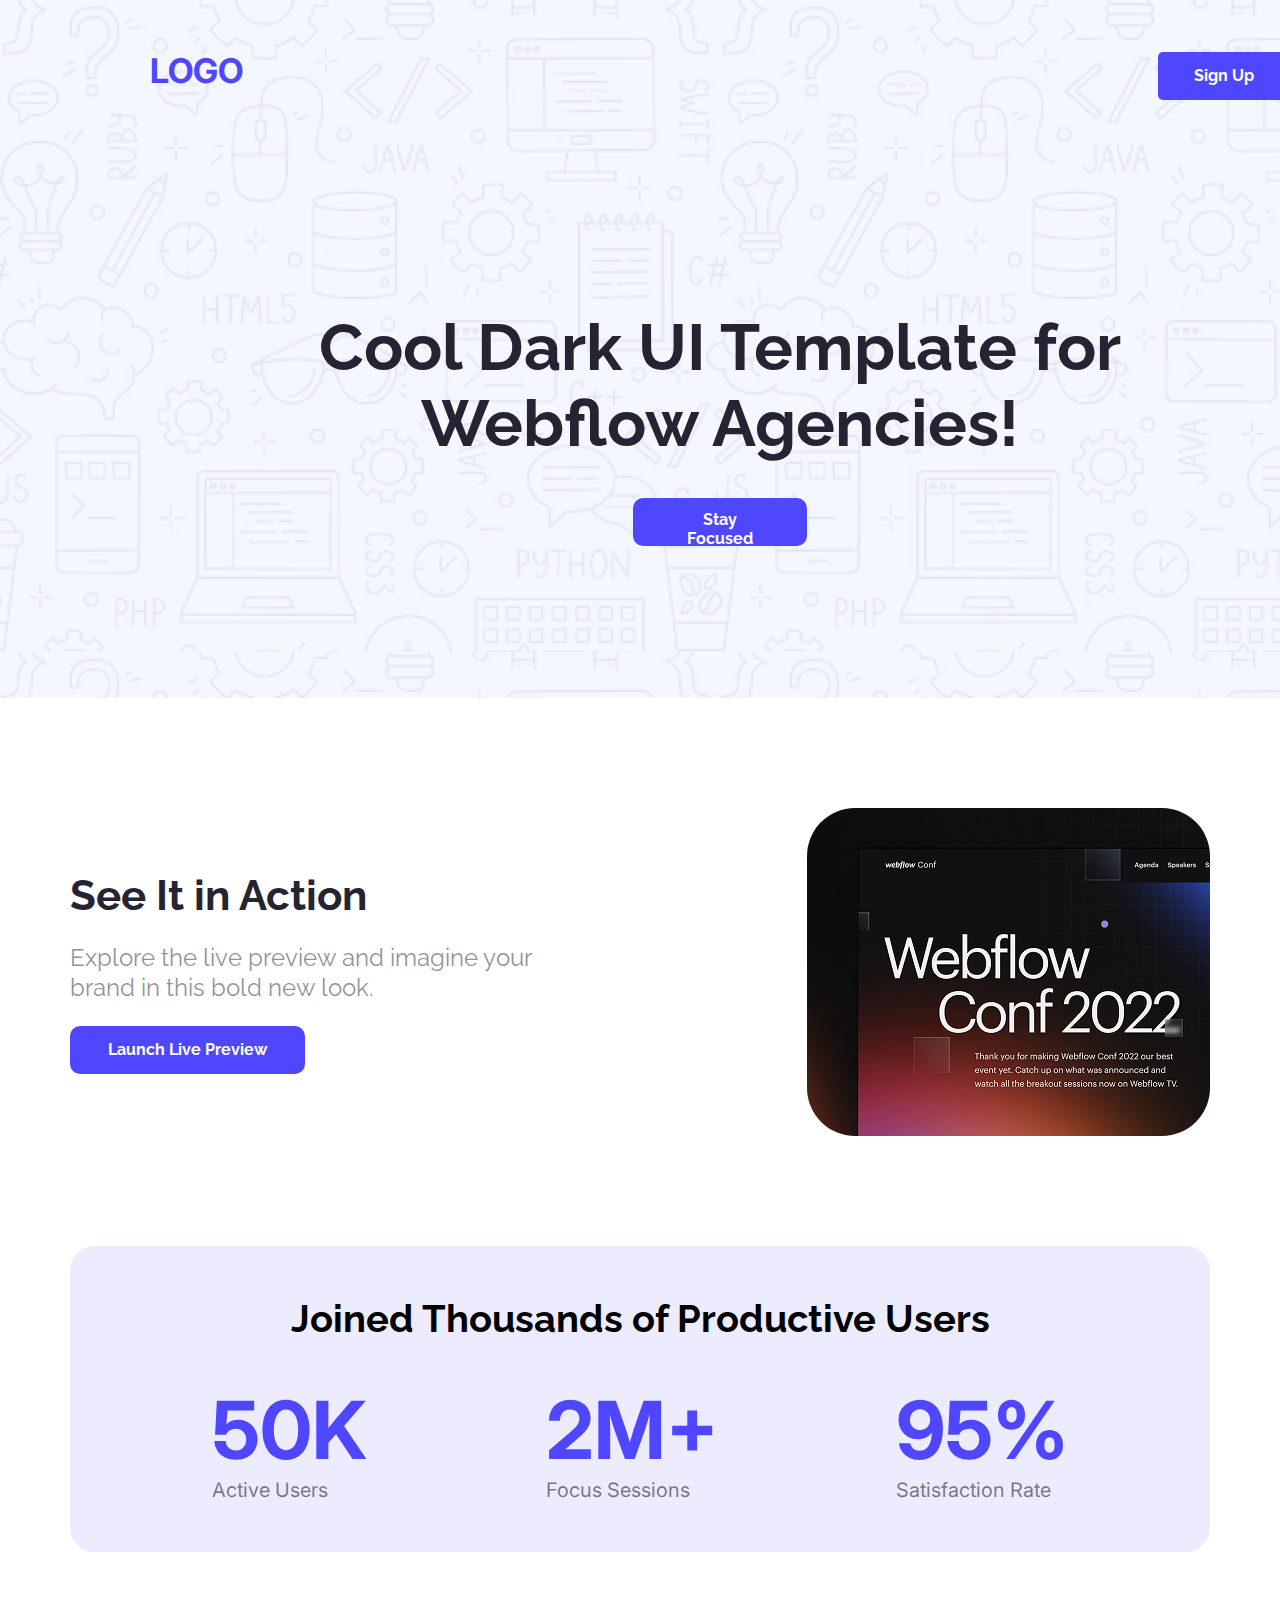
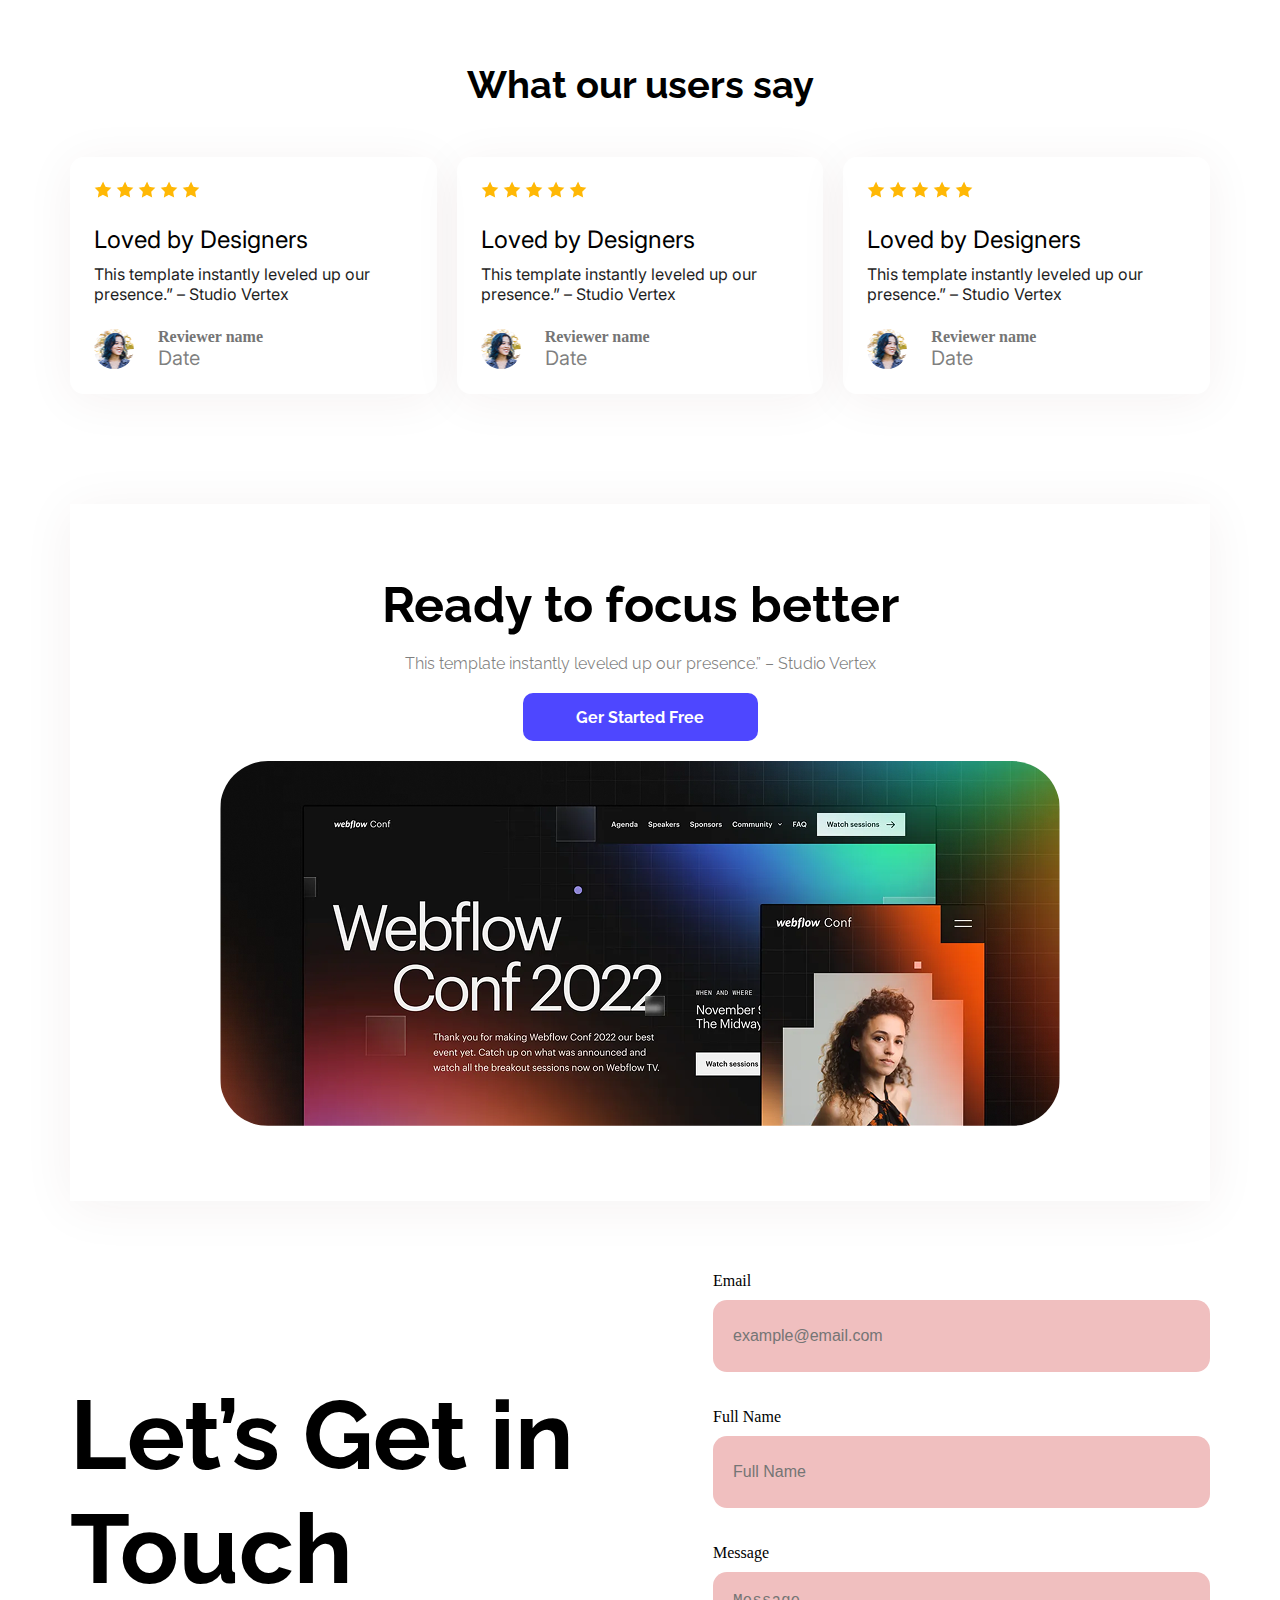
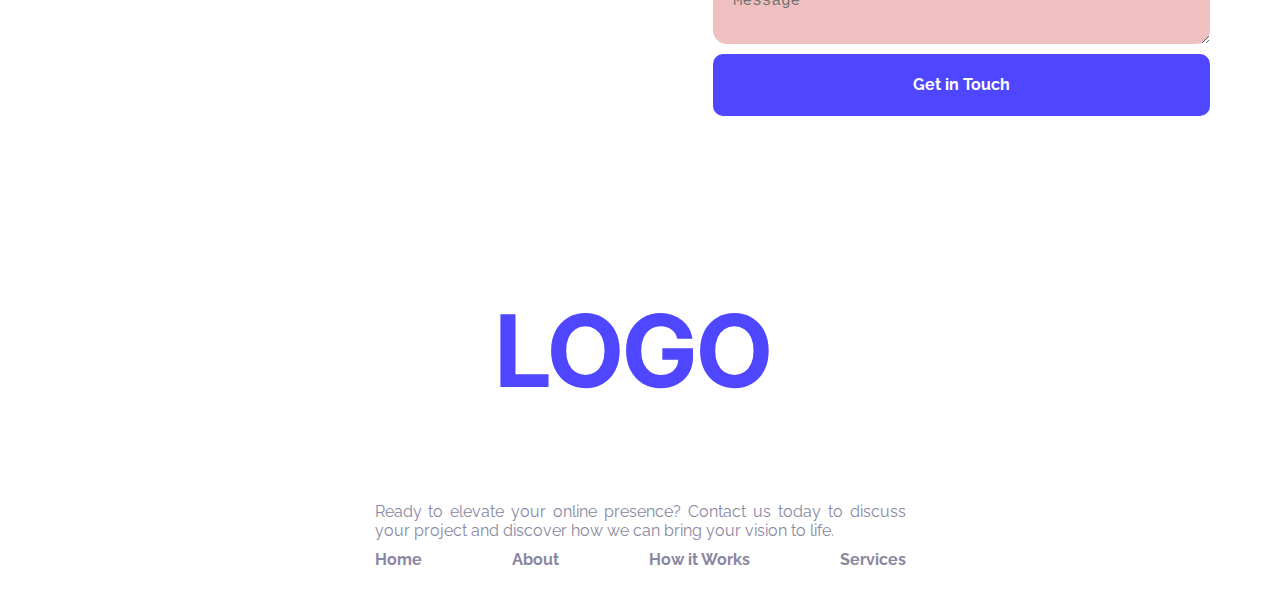
<file: index.html>
<!DOCTYPE html>
<html lang="en">
<head>

    

    <meta charset="UTF-8">
    <meta name="viewport" content="width=device-width, initial-scale=1.0">
    <title>Assignment-1</title>
    <link rel="stylesheet" href="CSS/Assignment.css">


    <link rel="preconnect" href="https://fonts.googleapis.com">
    <link rel="preconnect" href="https://fonts.gstatic.com" crossorigin>
    <link href="https://fonts.googleapis.com/css2?family=Inter:ital,opsz,wght@0,14..32,100..900;1,14..32,100..900&family=Raleway:ital,wght@0,100..900;1,100..900&display=swap" rel="stylesheet">

</head>
<body>
    <header class="Banner-Hero">
        <nav>
            <div class="navigation-logo">LOGO</div>
            <div class="">
                <button class="navigation-sign-up"><a href="https://www.facebook.com/" target="_blank">Sign Up</a></button></div>
        </nav>
        <section>
            <div class="Hero-content">
                <h4 class="Hero-title">Cool Dark UI Template for Webflow Agencies!</h4>
            <button class="Hero-bnt" >Stay Focused</button>
            </div>
        </section>
    </header>
    <main>
        <section class="section-1">
            <div class="secction-left">
                <h4 class="section-1-left-title">See It in Action</h4>
                <p class="section-1-left-description">Explore the live preview and imagine your brand in this bold new look.</p>
                <button class="section-1-left-btn">Launch Live Preview</button>
            </div>
            <div class="section-right">
                <img style="border-radius: 48px;" class="section-right-img" src="Assets/wc-mini.png">
            </div>
        </section>
        <section class="section-2">
            <h4 class="section-title-2">Joined Thousands of Productive Users</h4>
            <div class="section-2-items">
                <div class="item">
                    <h1>50K</h1>
                    <p>Active Users</p>
                </div>
                <div class="item">
                    <h1>2M+</h1>
                    <p>Focus Sessions</p>
                </div>
                <div class="item">
                    <h1>95%</h1>
                    <p>Satisfaction Rate</p>
                </div>
            </div>
        </section>
        <section class="section-3">
            <h4 class="section-title-2">What our users say</h4>
            <div class="section-3-items">
                <div class="section-3-item">
                    <div class="icon">
                        <img src="Assets/icon-star.png" alt="icon-star">
                        <img src="Assets/icon-star.png" alt="icon-star">
                        <img src="Assets/icon-star.png" alt="icon-star">
                        <img src="Assets/icon-star.png" alt="icon-star">
                        <img src="Assets/icon-star.png" alt="icon-star">
                    </div>
                    <div class="icon-tite">Loved by Designers</div>
                    <div class="icon-title-description">This template instantly leveled up our presence.” – Studio Vertex</div>
                    <div class="user">
                        <div class="user-picture"></div>
                        <div class="user-data">
                            <h5 class="user-name-pp">Reviewer name</h5>
                            <p class="date">Date</p>
                        </div>
                    </div>
                </div>
                <div class="section-3-item">
                    <div class="icon">
                        <img src="Assets/icon-star.png" alt="icon-star">
                        <img src="Assets/icon-star.png" alt="icon-star">
                        <img src="Assets/icon-star.png" alt="icon-star">
                        <img src="Assets/icon-star.png" alt="icon-star">
                        <img src="Assets/icon-star.png" alt="icon-star">
                    </div>
                    <div class="icon-tite">Loved by Designers</div>
                    <div class="icon-title-description">This template instantly leveled up our presence.” – Studio Vertex</div>
                    <div class="user">
                        <div class="user-picture"></div>
                        <div class="user-data">
                            <h5 class="user-name-pp">Reviewer name</h5>
                            <p class="date">Date</p>
                        </div>
                    </div>
                </div>
                <div class="section-3-item">
                    <div class="icon">
                        <img src="Assets/icon-star.png" alt="icon-star">
                        <img src="Assets/icon-star.png" alt="icon-star">
                        <img src="Assets/icon-star.png" alt="icon-star">
                        <img src="Assets/icon-star.png" alt="icon-star">
                        <img src="Assets/icon-star.png" alt="icon-star">
                    </div>
                    <div class="icon-tite">Loved by Designers</div>
                    <div class="icon-title-description">This template instantly leveled up our presence.” – Studio Vertex</div>
                    <div class="user">
                        <div class="user-picture"></div>
                        <div class="user-data">
                            <h5 class="user-name-pp">Reviewer name</h5>
                            <p class="date">Date</p>
                        </div>
                    </div>
                </div>
            </div>

        </section>
        <section class="section-4">
            <h4 class="section-4-title">Ready to focus better</h4>
            <p class="section-4-description">This template instantly leveled up our presence.” – Studio Vertex</p>
            <button class="section-4-btn">Ger Started Free</button>
            <img class="last-image" src="Assets/wc-big.png" alt="wc-big-image" >

        </section>
        <section class="section-5">
            <h5 class="Huge-sentence">
                Let’s Get in Touch
            </h5>
            <form action="">
                    <label for="email">Email</label><br>
                    <input type="text" name="email" id="email" placeholder="example@email.com"><br><br>
                    <label for="fullname">Full Name</label><br>
                    <input type="text" name="fullname" id="fullname" placeholder="Full Name"><br><br>               
                    <label for="message">Message</label><br>
                    <textarea name="" id="" placeholder="Message" cols="30" rows="10"></textarea>
                    <input type="submit" value="Get in Touch" class="last-button">
                    
        </form>

        </section>
    </main>
    <footer>
        <div class="footer-container">
            <h3 class="foot-logo">LOGO</h3>
            <div class="footer-description" style="text-align: justify;">Ready to elevate your online presence? Contact us today to discuss your project and discover how we can bring your vision to life.</div>
            <div class="foot-bottom-container footer-description">
                <ul class="footer-menu">
                <li><a href="" target="_blank">Home</a></li>
                <li><a href="" target="_blank">About</a></li>
                <li><a href="" target="_blank">How it Works</a></li>
                <li><a href="" target="_blank">Services</a></li>
            </ul>
</div>

        </div>
    </footer>
</body>
</html>
</file>
<file: CSS/Assignment.css>
/*----font CSS-------*/
.raleway{
  font-family: "Raleway", sans-serif;
  font-optical-sizing: auto;
  font-style: normal;
  font-variation-settings: "wdth" 100;
}



.inter{
  font-family: "Inter", sans-serif;
  font-optical-sizing: auto;
  font-style: normal;
  font-variation-settings: "wdth" 100;
}

/*----------navigation-Bar------*/
* {
  margin: 0;
  padding: 0;
  box-sizing: border-box;
  
}

.Banner-Hero{
    margin: 0 auto;
    width: 1440px;
    height: 698px;
    /*border: 2px solid red;*/
    background-image: url(../Assets/Hero-bg.png);
}

nav{
    display: flex;
    justify-content: space-between;
    align-items: center;
    width: 1140px;
    height: 151px;
    margin: 0 auto;


    /*border: 2px solid red;*/
}

.navigation-logo{
    height: 51px;
    width:99px ;
    font-weight: bolder;
    font-size: 34px;
    color: #4E47FF;
    font-family: "Inter", sans-serif;

}

nav div button{
    width: 132px;
    height: 48px;
    border: none;
    border-radius: 5px;
    background-color: #4E47FF; 
}

nav div button:hover{
    background-color: yellowgreen;
     cursor: pointer;
     transition: 0.23s;
}
nav div button a {
    text-decoration: none;
    color: white;
    font-family: "Raleway", sans-serif;
    font-weight: bold;
    font-size: 16px;

}

.sign-up{

    color: none;

}

.Hero-content{
    /*border: 2px solid rebeccapurple;*/
    width: 905px;
    height: 237px ;
    margin: 158px 152px 267.5px 267.5px;
}

.Hero-content{

}
 

.Hero-title{
    width: 905px;
    height: 152px;
    text-align: center;
    font-family: "Raleway", sans-serif;
    font-size: 65px;
    font-weight: bold;
    color: rgba(37, 36, 50, 1);
}
.Hero-bnt{
    padding: 12px 36px;
    border-radius: 10px;
    border: none;
    width: 174px;
    height: 48px;
    font-family: "Raleway", sans-serif;
    background-color: #4E47FF;
    color: #FFFFFF;
    font-size: 16px;
    font-weight: bold;
    margin-top: 37px;
    margin-left: 365.5px;
    margin-right: 365.5px;
}

.Hero-bnt:hover{
   background-color: yellowgreen;
     cursor: pointer;
     transition: 0.23s;
}

/*-------Main-Section------*/
main{
    margin: 0 auto;
    width: 1140px;
    /*border: 2px solid rebeccapurple;*/
}

.section-1{
    display: flex;
    justify-content: space-between;
    align-items: center;
    gap: 220px;
    width: 1140px;
    margin-top: 110px;
    /*border: 2px solid red;*/
    
}

.secction-left{
    width: 517px;
   
    /*border: 2px solid red;*/

}
.section-1-left-title{
    font-size: 42px;
    font-weight: bold;
    width: 517px;
    height: 49px;
    font-family: "Raleway", sans-serif;
    color: #252432;
    margin-bottom: 23px;

}
.section-1-left-description{
    width: 517px;
    height: 60px;
    font-family: "Raleway", sans-serif;
    font-size: 24px;
    color: rgba(37, 36, 50, 0.5);
    line-height: 30px;
    margin-bottom: 23px;

}
.section-1-left-btn{
    /*border: 2px solid red;*/
    width: 235px;
    height: 48px;
    padding: 12px 36px;
    border-radius: 10px;
    background-color: #4E47FF;
    font-size: 16px;
    font-weight: bold;
    font-family: "Raleway", sans-serif;
    color: white;
    border: none;
}
.section-1-left-btn:hover{
     background-color: yellowgreen;
     cursor: pointer;
     transition: 0.23s;
}
.section-right{
    /*border: 2px solid red;*/
    width: 403px;
    height: 328px;
    border-radius: 48px;
}

/*-----section-2--*/

.section-2{
   /*border: 2px solid red;*/
    height: 306px;
    width: 100%;
    margin-top: 110px;
    background-color: rgba(78, 71, 255, 0.1);
    border-radius: 24px;
    padding: 50px 142px;
}
.section-title-2{
    font-size: 38px;
    text-align: center;
    font-weight: bold;
    display: block;
    font-family: "Raleway", sans-serif;
}
.section-2-items{
    display: flex;
    align-items: center;
    justify-content: space-between;
    gap: 158px;
    margin-top: 40px;
    margin-bottom: 50px;
}
section div div h1{
    font-family: "Inter", sans-serif;
    font-size: 80px;
    font-weight: bold;
    color: #4E47FF;
}
section div div p{
    font-family: "Inter", sans-serif;
    font-size: 20px;
    color: rgba(0, 0, 0, 0.5);
}

/*-----section-3----*/

.section-3{
    margin-top: 110px;
    /*border: 2px solid red;*/
    /*height: 306px;
    width: 100%;
    margin-top: 110px;
    background-color: rgba(78, 71, 255, 0.1);
    border-radius: 24px;
    padding: 50px 142px;*/
    

}
.section-3-items{
   /* border: 2px solid red;*/
    width: 1140px;
    display: flex;
    justify-content: space-between;
    align-items: center;
    gap: 20px;
    margin-top: 50px;
    /*margin-bottom: 50px;*/
    background-color: rgba(255, 255, 255, 0.5);
    
}
.section-3-item{

    padding: 24px 24px;
    border-radius: 14px;
    background-color: rgba(255, 255, 255, 0.5);
    box-shadow: 0px 6px 50px 0px rgba(90, 36, 36, 0.06);
}
.icon{
   /* background-image: url(../Assets/icon-star.png);
    background-repeat: repeat-x;*/
    width: 116px;
    height: 20px;
}


.icon-tite{
    width: 221px;
    height: 29px;
    font-family: "Inter", sans-serif;
    font-weight: 800px;
    font-size: 24px;
    margin-top: 24px;
}
.icon-title-description{
    font-family: "Inter", sans-serif;
    color: #1E1E1E;
    font-size: 16px;
    margin-top: 10px;
}


.user{
    /*border: 2px solid red;*/
    display: flex;
    align-items: center;
    margin-top: 24px;
    gap: 24px;
}

.user-picture{
  width: 40px;
  height: 40px;
  background-image: url(../Assets/avatar.png); 
  background-size: cover;
  background-position: center;
  border-radius: 50%; 
  /*border: 2px solid red;*/
}

.user-name-pp{
color:rgba(117, 117, 117, 1);
font-weight: 700px;
font-size: 16px;
/*border: 2px solid red;*/
}

/*------section Four----*/


.section-4{
    text-align: center;
    vertical-align: center;
    /*display: flex;
    align-items: center;
    justify-content: space-between;*/
    width: auto;
    height: 696.77px;
    /*border: 2px solid red;*/
    margin-top: 110px;
    background-color:rgba(255, 255, 255, 1.25);
    box-shadow: 0px 6px 50px 0px rgba(90, 36, 36, 0.06);
    padding: 71px 150px;
}

.section-4-title{
    display: block;
    font-family: "Raleway", sans-serif;
    font-size: 50px;
    font-weight: bold;
    color: rgba(0, 0, 0, 1);
    margin-bottom: 20px;
    /*display: block;
    font-size: 50px;
    font-weight: bold;
    width: 517px;
    height: 49px;
    font-family: "Raleway", sans-serif;
    
    margin-bottom: 23px;*/


    
}


.section-4-description{
    font-family: "Raleway", sans-serif;
    font:16px;
    display: block;
    color: rgba(0, 0, 0, 0.5);
    margin-bottom: 20px;
}

.section-4-btn{
    
    width: 235px;
    height: 48px;
    padding: 12px 36px;
    border-radius: 10px;
    background-color: #4E47FF;
    font-size: 16px;
    font-weight: bold;
    font-family: "Raleway", sans-serif;
    color: white;
    margin-bottom: 20px;
    border: none;
}

.section-4-btn:hover{
     background-color: yellowgreen;
     cursor: pointer;
     transition: 0.23s;
}

.last-image{
    display: block;
    width: 840px;
    height: 364.77px;
    border-radius: 48px;
    margin: 0 auto;
}

/*------section -5----*/


.section-5{
    display: flex;
    gap: 130px;
    justify-content: space-between;
    align-items: center;
    padding: 71px 0px;
    margin-bottom: 0px;

}

.Huge-sentence{
    font-size: 97px;
    font-weight: bold;
    font-family: "Raleway", sans-serif;
    color: rgba(0, 0, 0, 1);
    height: 232px;
    width: 528px;

}

form input[type="text"], form input[type="email"], form textarea {
    width: 497px;
    height: 72px;
    background-color: rgb(240, 191, 191);
    font-size: 16px;
    color: #b1a4a4;
    border:none;
    border-radius: 14px;
    padding-top: 20px;
    padding-bottom: 20px;
    padding-left: 20px;
    padding-right: 271px;
    display: block;
    margin-top: 10px;
    margin-bottom: 0px;
}
.last-button{
    width: 497px;
    height: 62px;
    padding: 12px 36px;
    border-radius: 10px;
    background-color: #4E47FF;
    font-size: 16px;
    font-weight: bold;
    font-family: "Raleway", sans-serif;
    color: white;
    border: none;
    margin-top: 10px;
}
.last-button:hover{
     background-color: yellowgreen;
     cursor: pointer;
     transition: 0.23s;
}



/*------footer section-----*/

footer{
    display: flex;
    justify-content: space-between;
    align-items: center;
    width: auto;
    height: 428px;
    /*border: 2px solid red;*/
    box-shadow: 10px 0px 0px 0px rgba(34, 32, 32, 0.6);
}

.footer-container{
    margin: 0 auto;
    width: 531px;
    height: 221px;
    
    /*border: 2px solid red;*/
    /**/
    
}
.foot-logo{
width: 191px;
height: 212px;
font-weight: bolder;
font-size: 100px;
font-family: "Inter", sans-serif;
text-align: center;
color: #4E47FF;
/*margin-top: 74px;*/
padding-left: 120px;
padding-right: 120px;
}
.footer-description {
    font-size: 16px;
    font-family: "Raleway", sans-serif;
    text-align: justify;
    color: rgba(137, 135, 161, 1);
    width: 531px;
    height: 48px;
    margin: 0px auto;
}


.footer-menu {
    display: flex;
    justify-content: space-between;
    list-style: none;
    gap: 48px;
}

.footer-menu li a {
    text-decoration: none;
    font-size: 16px;
    font-weight: bold;
    color: rgba(137, 135, 161, 1); 
}
</file>
